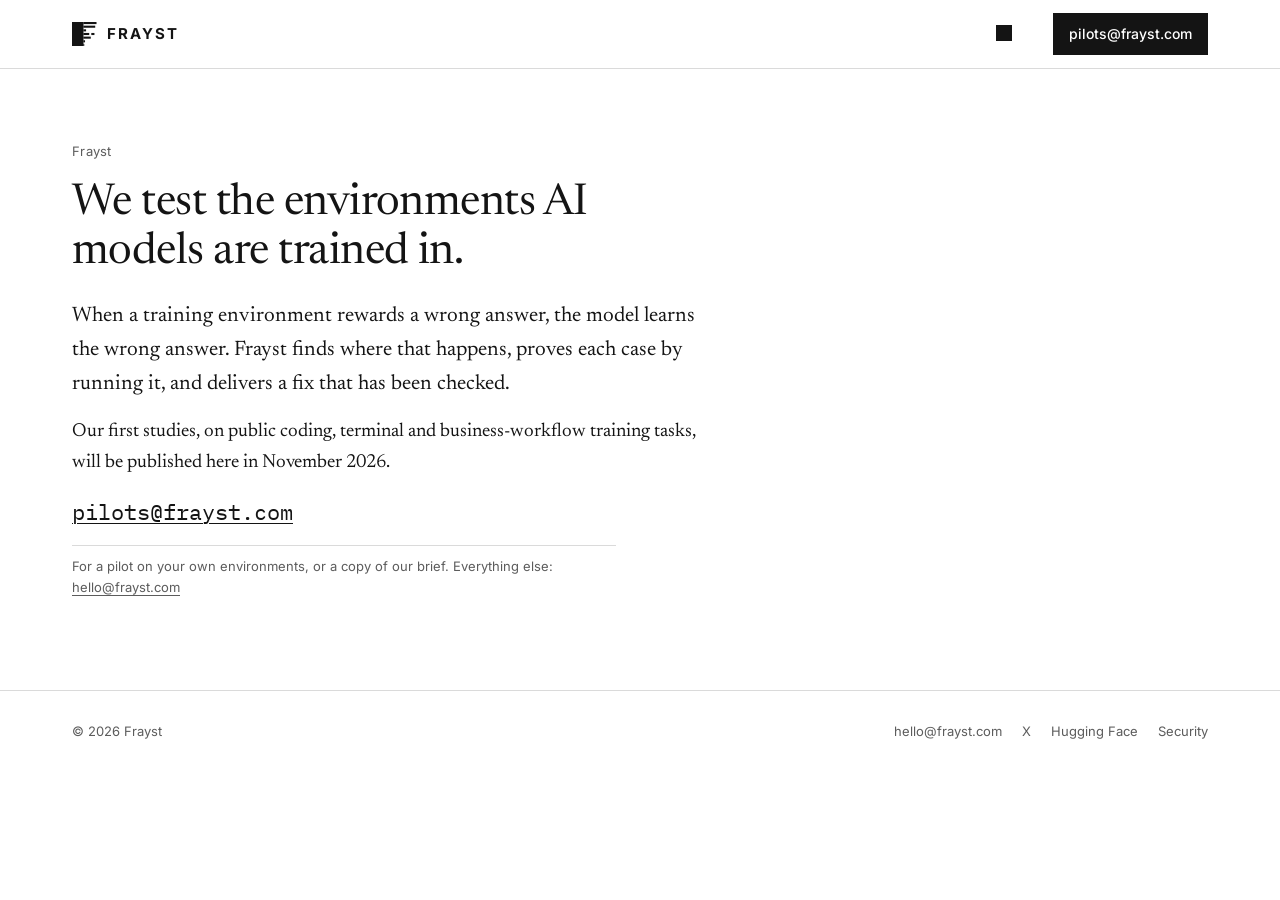
<file: index.html>
<!doctype html>
<html lang="en"><head>
<meta charset="utf-8"><meta name="viewport" content="width=device-width,initial-scale=1">
<title>Frayst: integrity testing for RL training environments</title>
<meta name="description" content="Frayst finds where AI training environments reward wrong answers, proves each case by running it, and fixes it.">
<meta property="og:title" content="Frayst: integrity testing for RL training environments"><meta property="og:description" content="Frayst finds where AI training environments reward wrong answers, proves each case by running it, and fixes it.">
<meta property="og:type" content="website"><meta property="og:site_name" content="Frayst"><meta property="og:url" content="https://frayst.com/">
<meta property="og:image" content="https://frayst.com/og.png"><meta property="og:image:width" content="1200"><meta property="og:image:height" content="630"><meta property="og:image:alt" content="Frayst: integrity testing for RL training environments">
<meta name="twitter:card" content="summary_large_image"><meta name="twitter:site" content="@fraystlabs"><meta name="twitter:image" content="https://frayst.com/og.png">
<link rel="icon" href="/favicon.ico" sizes="any"><link rel="icon" href="/favicon.svg" type="image/svg+xml"><link rel="apple-touch-icon" href="/apple-touch-icon.png">
<link rel="preconnect" href="https://fonts.googleapis.com"><link rel="preconnect" href="https://fonts.gstatic.com" crossorigin>
<link href="https://fonts.googleapis.com/css2?family=Inter:wght@400;500;700&family=IBM+Plex+Mono:wght@400;500&family=Newsreader:ital,opsz,wght@0,6..72,400;0,6..72,500;1,6..72,400&display=swap" rel="stylesheet">
<link rel="stylesheet" href="/static/site.css">
<script src="/static/site.js"></script>
</head><body>
<a class="skip" href="#content">Skip to content</a>

<header class="site"><div class="wrap bar">
  <a class="brand" href="/" aria-label="Frayst, home"><svg viewBox="16 14 94 92" aria-hidden="true"><rect x="16" y="14" width="44" height="92"/><rect x="59.5" y="14" width="50.5" height="8"/><rect x="59.5" y="28" width="45.5" height="8"/><rect x="59.5" y="42" width="10.5" height="8"/><rect x="59.5" y="56" width="22.5" height="8"/><rect x="59.5" y="70" width="28.5" height="8"/><rect x="59.5" y="84" width="6.5" height="8"/><rect x="59.5" y="98" width="3.5" height="8"/><rect x="90" y="56" width="12" height="8"/></svg><span>FRAYST</span></a>
  
  <div class="actions"><button class="theme switch" type="button" role="switch" aria-checked="false" aria-label="Dark mode"><span class="knob"></span></button><a class="cta" href="mailto:pilots@frayst.com">pilots@frayst.com</a></div>
</div></header>
<main id="content">

<section><div class="wrap grid12">
  <div class="main">
    <p class="kicker">Frayst</p>
    <h1>We test the environments AI models are trained in.</h1>
    <p class="lede">When a training environment rewards a wrong answer, the model learns the wrong answer. Frayst finds where that happens, proves each case by running it, and delivers a fix that has been checked.</p>
    <p>Our first studies, on public coding, terminal and business-workflow training tasks, will be published here in November 2026.</p>
    <p class="contact"><a href="mailto:pilots@frayst.com">pilots@frayst.com</a></p>
    <p class="note">For a pilot on your own environments, or a copy of our brief. Everything else: <a href="mailto:hello@frayst.com">hello@frayst.com</a></p>
  </div>
</div></section>
</main>
<footer class="site"><div class="wrap bar">
  <span>© 2026 Frayst</span>
  <nav aria-label="Footer"><a href="mailto:hello@frayst.com">hello@frayst.com</a><a href="https://x.com/fraystlabs">X</a><a href="https://huggingface.co/frayst">Hugging Face</a><a href="/.well-known/security.txt">Security</a></nav>
</div></footer>
</body></html>
</file>
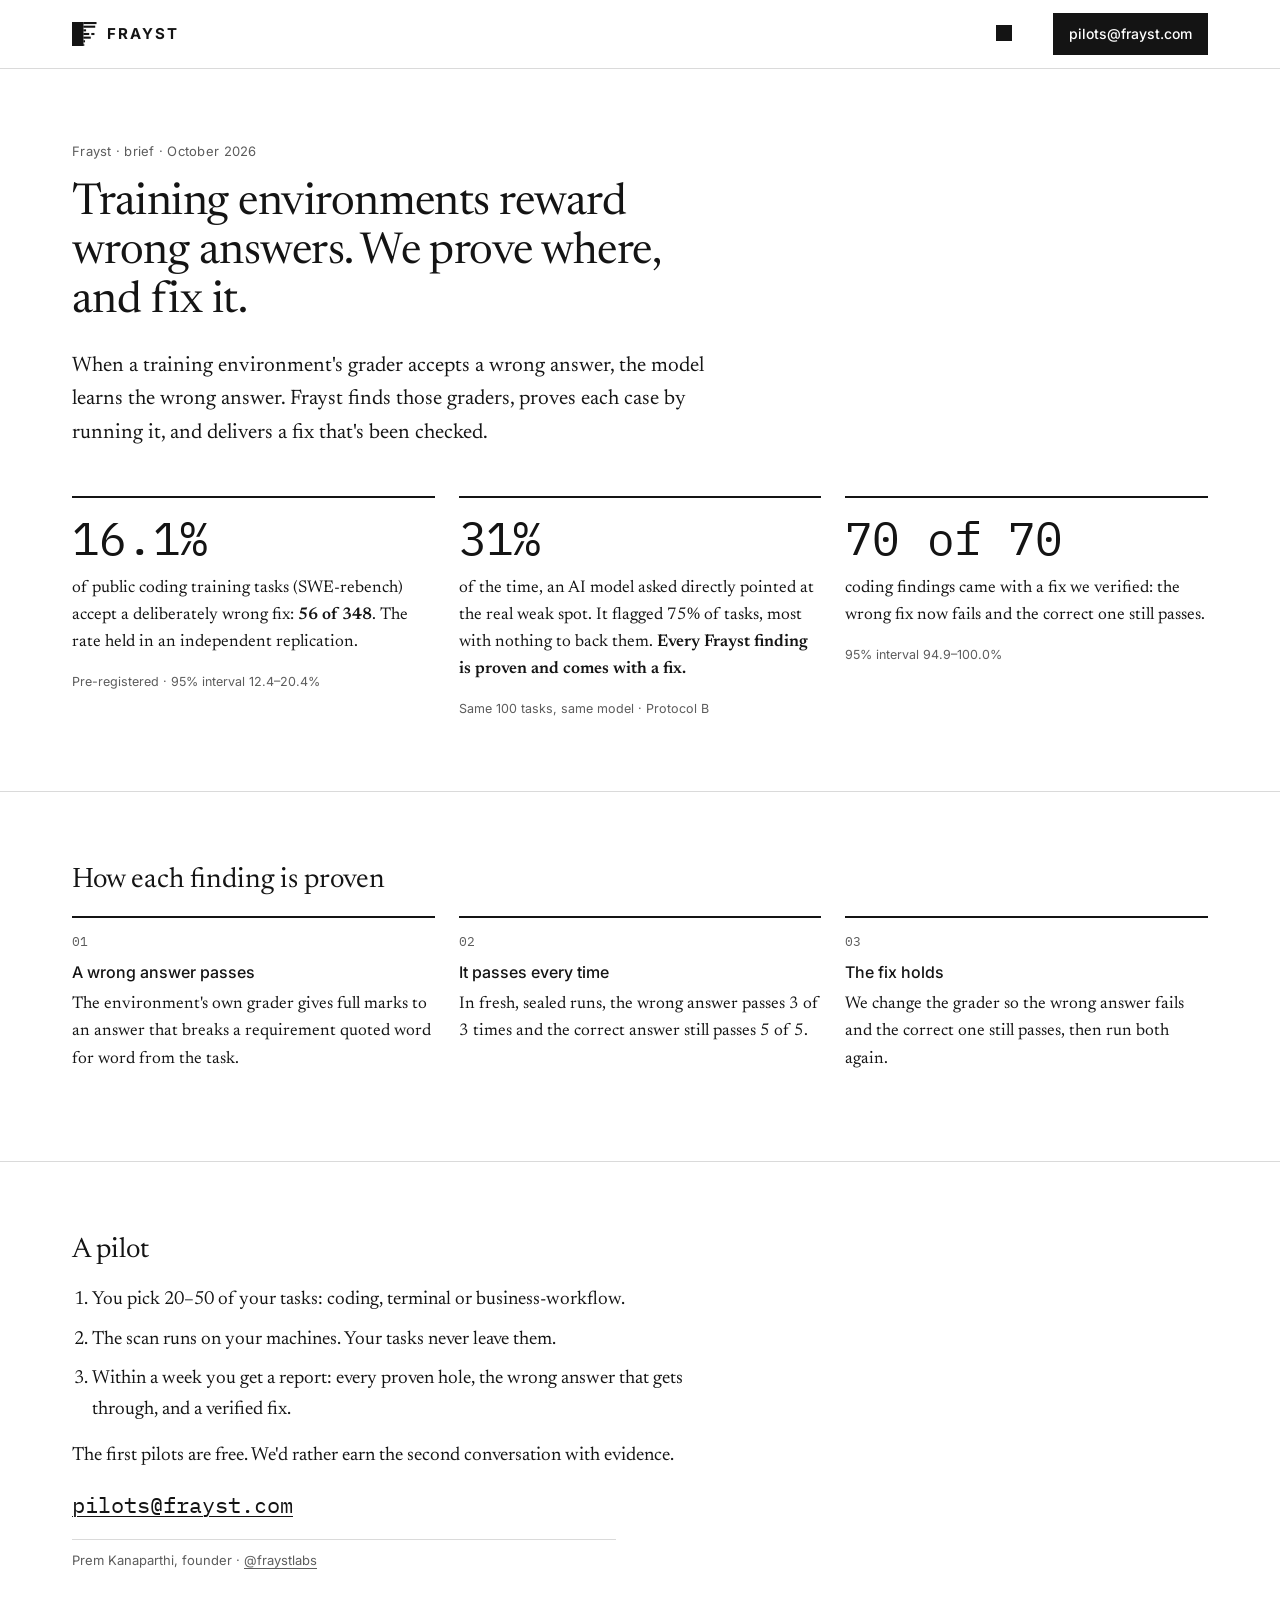
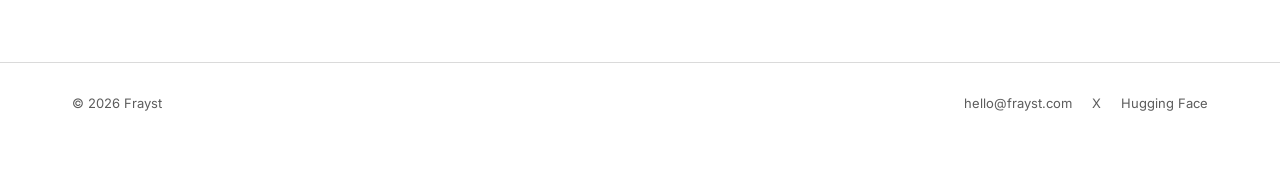
<file: brief/index.html>
<!doctype html>
<html lang="en"><head>
<meta charset="utf-8"><meta name="robots" content="noindex, nofollow"><meta name="viewport" content="width=device-width,initial-scale=1">
<title>Frayst: brief</title>
<meta name="description" content="Frayst finds where AI training environments reward wrong answers, proves each case by running it, and fixes it.">
<meta property="og:title" content="Frayst: brief"><meta property="og:description" content="Frayst finds where AI training environments reward wrong answers, proves each case by running it, and fixes it.">
<meta property="og:type" content="website"><meta property="og:site_name" content="Frayst"><meta property="og:url" content="https://frayst.com/brief/">
<meta property="og:image" content="https://frayst.com/og.png"><meta property="og:image:width" content="1200"><meta property="og:image:height" content="630"><meta property="og:image:alt" content="Frayst: integrity testing for RL training environments">
<meta name="twitter:card" content="summary_large_image"><meta name="twitter:site" content="@fraystlabs"><meta name="twitter:image" content="https://frayst.com/og.png">
<link rel="icon" href="/favicon.ico" sizes="any"><link rel="icon" href="/favicon.svg" type="image/svg+xml"><link rel="apple-touch-icon" href="/apple-touch-icon.png">
<link rel="preconnect" href="https://fonts.googleapis.com"><link rel="preconnect" href="https://fonts.gstatic.com" crossorigin>
<link href="https://fonts.googleapis.com/css2?family=Inter:wght@400;500;700&family=IBM+Plex+Mono:wght@400;500&family=Newsreader:ital,opsz,wght@0,6..72,400;0,6..72,500;1,6..72,400&display=swap" rel="stylesheet">
<link rel="stylesheet" href="/static/site.css">
<script src="/static/site.js"></script>
</head><body>
<a class="skip" href="#content">Skip to content</a>

<header class="site"><div class="wrap bar">
  <a class="brand" href="/" aria-label="Frayst, home"><svg viewBox="16 14 94 92" aria-hidden="true"><rect x="16" y="14" width="44" height="92"/><rect x="59.5" y="14" width="50.5" height="8"/><rect x="59.5" y="28" width="45.5" height="8"/><rect x="59.5" y="42" width="10.5" height="8"/><rect x="59.5" y="56" width="22.5" height="8"/><rect x="59.5" y="70" width="28.5" height="8"/><rect x="59.5" y="84" width="6.5" height="8"/><rect x="59.5" y="98" width="3.5" height="8"/><rect x="90" y="56" width="12" height="8"/></svg><span>FRAYST</span></a>
  
  <div class="actions"><button class="theme switch" type="button" role="switch" aria-checked="false" aria-label="Dark mode"><span class="knob"></span></button><a class="cta" href="mailto:pilots@frayst.com">pilots@frayst.com</a></div>
</div></header>
<main id="content">

<section><div class="wrap grid12">
  <div class="main">
    <p class="kicker">Frayst · brief · October 2026</p>
    <h1>Training environments reward wrong answers. We prove where, and fix it.</h1>
    <p class="lede">When a training environment's grader accepts a wrong answer, the model learns the wrong answer. Frayst finds those graders, proves each case by running it, and delivers a fix that's been checked.</p>
  </div>
  <div class="full results"><div><p class="big">16.1%</p><p>of public coding training tasks (SWE-rebench) accept a deliberately wrong fix: <b>56 of 348</b>. The rate held in an independent replication.</p><p class="src">Pre-registered · 95% interval 12.4–20.4%</p></div><div><p class="big">31%</p><p>of the time, an AI model asked directly pointed at the real weak spot. It flagged 75% of tasks, most with nothing to back them. <b>Every Frayst finding is proven and comes with a fix.</b></p><p class="src">Same 100 tasks, same model · Protocol B</p></div><div><p class="big">70 of 70</p><p>coding findings came with a fix we verified: the wrong fix now fails and the correct one still passes.</p><p class="src">95% interval 94.9–100.0%</p></div></div>
</div></section>

<section><div class="wrap grid12">
  <div class="main"><h2>How each finding is proven</h2></div>
  <div class="full steps">
    <div><h3>A wrong answer passes</h3><p>The environment's own grader gives full marks to an answer that breaks a requirement quoted word for word from the task.</p></div>
    <div><h3>It passes every time</h3><p>In fresh, sealed runs, the wrong answer passes 3 of 3 times and the correct answer still passes 5 of 5.</p></div>
    <div><h3>The fix holds</h3><p>We change the grader so the wrong answer fails and the correct one still passes, then run both again.</p></div>
  </div>
</div></section>

<section><div class="wrap grid12">
  <div class="main">
    <h2>A pilot</h2>
    <ol class="plain">
      <li>You pick 20–50 of your tasks: coding, terminal or business-workflow.</li>
      <li>The scan runs on your machines. Your tasks never leave them.</li>
      <li>Within a week you get a report: every proven hole, the wrong answer that gets through, and a verified fix.</li>
    </ol>
    <p>The first pilots are free. We'd rather earn the second conversation with evidence.</p>
    <p class="contact"><a href="mailto:pilots@frayst.com">pilots@frayst.com</a></p>
    <p class="note">Prem Kanaparthi, founder · <a href="https://x.com/fraystlabs">@fraystlabs</a></p>
  </div>
</div></section>
</main>
<footer class="site"><div class="wrap bar">
  <span>© 2026 Frayst</span>
  <nav aria-label="Footer"><a href="mailto:hello@frayst.com">hello@frayst.com</a><a href="https://x.com/fraystlabs">X</a><a href="https://huggingface.co/frayst">Hugging Face</a></nav>
</div></footer>
</body></html>
</file>
<file: static/site.css>
/* frayst.com: one stylesheet. Black on white, rules instead of boxes, three type families with one job each. */
:root {
  --ink: #141414; --paper: #ffffff; --muted: #5c5c5c; --rule: #dadada; --grey: #b8b8b8; --soft: #f4f4f4;
  --serif: Newsreader, Georgia, "Times New Roman", serif;
  --sans: Inter, "Helvetica Neue", Arial, sans-serif;
  --mono: "IBM Plex Mono", Consolas, "Courier New", monospace;
  color-scheme: light;
}
:root[data-theme="dark"] { --ink: #ececec; --paper: #121212; --muted: #a3a3a3; --rule: #333333; --grey: #5a5a5a; --soft: #1b1b1b; color-scheme: dark; }
@media (prefers-color-scheme: dark) {
  :root:not([data-theme="light"]) { --ink: #ececec; --paper: #121212; --muted: #a3a3a3; --rule: #333333; --grey: #5a5a5a; --soft: #1b1b1b; color-scheme: dark; }
}

* { box-sizing: border-box; }
html { -webkit-text-size-adjust: 100%; }
body { margin: 0; background: var(--paper); color: var(--ink); font-family: var(--serif); font-size: 19px; line-height: 1.6;
  font-optical-sizing: auto; text-rendering: optimizeLegibility; }
a { color: inherit; text-underline-offset: 3px; text-decoration-thickness: 1px; }
a:hover { text-decoration-thickness: 2px; }
:focus-visible { outline: 2px solid var(--ink); outline-offset: 3px; }
.sr { position: absolute; width: 1px; height: 1px; overflow: hidden; clip: rect(0 0 0 0); white-space: nowrap; }
.skip { position: absolute; left: -9999px; } .skip:focus { left: 16px; top: 12px; background: var(--paper); padding: 6px 10px; z-index: 9; font-family: var(--sans); font-size: 14px; }

.wrap { max-width: 1200px; margin: 0 auto; padding: 0 32px; }
.grid12 { display: grid; grid-template-columns: repeat(12, minmax(0, 1fr)); column-gap: 24px; }
.main { grid-column: 1 / span 7; } .margin { grid-column: 9 / span 4; } .full { grid-column: 1 / -1; }

/* preview ribbon (never in the public build) */
.preview { font-family: var(--mono); font-size: 12px; color: var(--muted); border-bottom: 1px dashed var(--grey); padding: 7px 32px; text-align: center; }

/* header */
header.site { border-bottom: 1px solid var(--rule); }
.bar { display: flex; align-items: center; justify-content: space-between; min-height: 68px; gap: 24px; }
.brand { display: flex; align-items: center; gap: 10px; text-decoration: none; }
.brand svg { display: block; height: 24px; width: auto; fill: currentColor; }
.brand span { font-family: var(--sans); font-weight: 700; letter-spacing: .14em; font-size: 15px; margin-right: -.14em; }
nav.primary { display: flex; gap: 26px; font-family: var(--sans); font-size: 14px; }
nav.primary a { text-decoration: none; color: var(--muted); }
nav.primary a:hover, nav.primary a[aria-current] { color: var(--ink); text-decoration: underline; text-underline-offset: 6px; }
.cta { font-family: var(--sans); font-size: 14px; font-weight: 500; background: var(--ink); color: var(--paper); padding: 10px 16px; text-decoration: none; white-space: nowrap; }
.cta:hover { text-decoration: underline; }

.actions { display: flex; align-items: center; gap: 16px; }
/* light/dark switch: square, like everything else */
button.switch { position: relative; width: 44px; height: 24px; padding: 0; border: 1px solid var(--ink); background: var(--paper); cursor: pointer; flex: none; }
button.switch .knob { position: absolute; top: 3px; left: 3px; width: 16px; height: 16px; background: var(--ink); transition: transform .15s ease; }
button.switch[aria-checked="true"] .knob { transform: translateX(20px); }
@media (prefers-reduced-motion: reduce) { button.switch .knob { transition: none; } }

/* sections and type */
section { padding: 72px 0; border-bottom: 1px solid var(--rule); }
section.pagehead { padding: 64px 0 44px; }
section:last-of-type { border-bottom: 0; }
.kicker { font-family: var(--sans); font-size: 13px; color: var(--muted); letter-spacing: .02em; margin: 0 0 18px; }
h1 { font-weight: 400; font-size: 44px; line-height: 1.12; letter-spacing: -.012em; margin: 0 0 22px; }
h2 { font-weight: 400; font-size: 28px; line-height: 1.2; margin: 0 0 18px; }
h2 + p { margin-top: -4px; }
.main h2:not(:first-child) { margin-top: 56px; }
h3 { font-family: var(--sans); font-size: 16px; font-weight: 500; line-height: 1.4; margin: 0 0 8px; }
p { margin: 0 0 16px; max-width: 68ch; }
.lede { font-size: 21px; }
b, strong { font-weight: 600; }
.mono { font-family: var(--mono); font-size: .86em; }
ul.plain, ol.plain { padding-left: 20px; margin: 0 0 16px; } ul.plain li, ol.plain li { margin-bottom: 9px; max-width: 66ch; }

/* margin notes */
.note { font-family: var(--sans); font-size: 13px; line-height: 1.6; color: var(--muted); border-top: 1px solid var(--rule); padding-top: 10px; margin-bottom: 20px; }
.note b { color: var(--ink); font-weight: 500; }
.note .mono { font-size: 12.5px; word-break: break-all; }

/* items we are waiting for, in the private preview */
.coming { font-family: var(--mono); font-size: 12.5px; color: var(--muted); border: 1px dashed var(--grey); padding: 1px 6px; white-space: nowrap; }
.gate { font-family: var(--mono); font-size: 11px; color: var(--muted); letter-spacing: .04em; text-transform: uppercase; display: block; margin-bottom: 4px; }

/* task grid */
.tasks { display: grid; grid-template-columns: repeat(30, 1fr); gap: 4px; margin: 34px 0 14px; }
.tasks i { aspect-ratio: 1; display: block; border: 1px solid var(--ink); cursor: default; animation: fill .35s ease-out both; }
.tasks i.h { background: var(--ink); }
.tasks i.b { background: var(--grey); border-color: var(--grey); }
.tasks i:hover, .tasks i:focus { outline: 2px solid var(--ink); outline-offset: 1px; }
@keyframes fill { from { opacity: 0; } to { opacity: 1; } }
@media (prefers-reduced-motion: reduce) { .tasks i { animation: none; } }
.legend { display: flex; flex-wrap: wrap; gap: 8px 22px; font-family: var(--sans); font-size: 13px; color: var(--muted); }
.legend i { display: inline-block; width: 11px; height: 11px; border: 1px solid var(--ink); margin-right: 7px; vertical-align: -1px; }
.legend i.h { background: var(--ink); } .legend i.b { background: var(--grey); border-color: var(--grey); }
.readout { font-family: var(--mono); font-size: 13px; min-height: 1.6em; margin-top: 10px; color: var(--ink); }

/* finding record */
.record { font-family: var(--mono); font-size: 14px; line-height: 1.75; border-top: 2px solid var(--ink); border-bottom: 1px solid var(--ink); padding: 12px 0 14px; margin: 8px 0 22px; }
.record .head { display: flex; justify-content: space-between; gap: 12px; font-weight: 500; border-bottom: 1px solid var(--rule); padding-bottom: 8px; margin-bottom: 8px; }
.record dl { display: grid; grid-template-columns: 170px 1fr; margin: 0; }
.record dt { color: var(--muted); } .record dd { margin: 0; }

/* tables */
table { width: 100%; border-collapse: collapse; font-family: var(--sans); font-size: 15px; }
th { text-align: left; font-weight: 500; font-size: 12px; letter-spacing: .04em; text-transform: uppercase; color: var(--muted); border-bottom: 1px solid var(--ink); padding: 0 14px 10px 0; vertical-align: bottom; }
td { border-bottom: 1px solid var(--rule); padding: 14px 14px 14px 0; vertical-align: top; }
td.num { font-family: var(--mono); font-size: 14px; font-variant-numeric: tabular-nums; white-space: nowrap; }
td small { display: block; color: var(--muted); font-size: 12.5px; margin-top: 2px; font-family: var(--sans); }
td.num small { font-family: var(--mono); }
tr.us td:first-child { box-shadow: inset 3px 0 0 var(--ink); padding-left: 12px; }
tr.us td { font-weight: 500; }

/* interval chart */
.ci { position: relative; height: 26px; margin: 8px 0 2px; border-left: 1px solid var(--ink); border-right: 1px solid var(--ink); }
.ci .axis { position: absolute; left: 0; right: 0; top: 13px; border-top: 1px solid var(--rule); }
.ci .band { position: absolute; top: 9px; height: 9px; background: var(--grey); }
.ci .pt { position: absolute; top: 4px; width: 2px; height: 19px; background: var(--ink); }
.ticks { display: flex; justify-content: space-between; font-family: var(--mono); font-size: 11px; color: var(--muted); }
.figcap { font-family: var(--sans); font-size: 14px; font-weight: 500; margin: 26px 0 0; }

/* lists of studies and notes */
.entries { border-top: 2px solid var(--ink); }
.entry { display: grid; grid-template-columns: 150px minmax(0, 1fr) 230px; column-gap: 24px; padding: 22px 0; border-bottom: 1px solid var(--rule); }
.entry .date { font-family: var(--mono); font-size: 13px; color: var(--muted); padding-top: 5px; }
.entry h3 { font-family: var(--serif); font-weight: 400; font-size: 23px; line-height: 1.25; margin: 0 0 6px; }
.entry h3 a { text-decoration: none; } .entry h3 a:hover { text-decoration: underline; }
.entry p { font-size: 17px; margin: 0; }
.entry .meta { font-family: var(--sans); font-size: 13px; color: var(--muted); line-height: 1.6; }
.entry .meta b { display: block; font-family: var(--mono); font-weight: 500; font-size: 15px; color: var(--ink); }

/* blocks */
.steps, .rules { display: grid; grid-template-columns: repeat(3, minmax(0, 1fr)); column-gap: 24px; }
.steps { counter-reset: s; }
.steps > div { border-top: 2px solid var(--ink); padding-top: 14px; }
.steps > div::before { counter-increment: s; content: counter(s, decimal-leading-zero); font-family: var(--mono); font-size: 13px; color: var(--muted); display: block; margin-bottom: 8px; }
.rules > div { border-top: 1px solid var(--rule); padding-top: 14px; }
.steps p, .rules p, .two p { font-size: 17px; }
.two { display: grid; grid-template-columns: repeat(2, minmax(0, 1fr)); column-gap: 24px; }
.two > div { border-top: 1px solid var(--ink); padding-top: 14px; }
.toc { font-family: var(--sans); font-size: 13px; line-height: 2; position: sticky; top: 24px; }
.toc b { display: block; font-weight: 500; font-size: 12px; letter-spacing: .04em; text-transform: uppercase; }
.toc a { display: block; text-decoration: none; color: var(--muted); } .toc a:hover { color: var(--ink); text-decoration: underline; }
.btnrow { display: flex; flex-wrap: wrap; gap: 12px; margin: 8px 0 16px; }
.btn { font-family: var(--sans); font-size: 14px; border: 1px solid var(--ink); padding: 9px 14px; text-decoration: none; }
.btn[aria-disabled] { color: var(--muted); border-color: var(--grey); border-style: dashed; }
.contact { font-family: var(--mono); font-size: 22px; }
.quote { border-left: 2px solid var(--ink); padding-left: 16px; margin: 0 0 18px; max-width: 64ch; }

/* outreach brief: headline numbers */
.results { display: grid; grid-template-columns: repeat(3, minmax(0, 1fr)); column-gap: 24px; margin-top: 30px; }
.results > div { border-top: 2px solid var(--ink); padding-top: 16px; }
.results .big { font-family: var(--mono); font-size: 46px; line-height: 1.05; letter-spacing: -.02em; margin: 0 0 12px; }
.results p { font-size: 17px; }
.results .src { font-family: var(--sans); font-size: 12.5px; color: var(--muted); margin: 0; }

/* footer */
footer.site { border-top: 1px solid var(--rule); padding: 30px 0 56px; font-family: var(--sans); font-size: 13px; color: var(--muted); }
footer.site .bar { min-height: 0; flex-wrap: wrap; }
footer.site nav { display: flex; flex-wrap: wrap; gap: 8px 20px; }
footer.site a { text-decoration: none; } footer.site a:hover { text-decoration: underline; color: var(--ink); }
button.theme { font: inherit; color: inherit; background: none; border: 0; padding: 0; cursor: pointer; }
button.theme:hover { text-decoration: underline; color: var(--ink); }

@media (max-width: 860px) {
  body { font-size: 17px; } .wrap { padding: 0 18px; } .preview { padding: 7px 18px; }
  .grid12 { display: block; }
  nav.primary { display: none; }
  .cta { padding: 8px 11px; font-size: 13px; }
  h1 { font-size: 32px; } h2 { font-size: 23px; } .lede { font-size: 18.5px; }
  section { padding: 52px 0; } section.pagehead { padding: 44px 0 30px; }
  .tasks { grid-template-columns: repeat(20, 1fr); gap: 3px; }
  .steps, .two, .rules, .results { grid-template-columns: 1fr; row-gap: 26px; }
  .results .big { font-size: 38px; }
  .record { font-size: 12.5px; } .record dl { grid-template-columns: 1fr; } .record dt { margin-top: 6px; }
  table { font-size: 14px; } td.num { white-space: normal; }
  table.wide { display: block; overflow-x: auto; } table.wide th, table.wide td { min-width: 108px; }
  .entry { grid-template-columns: 1fr; row-gap: 6px; }
  .toc { position: static; margin: 0 0 18px; }
  .hide-sm { display: none; }
  .contact { font-size: 19px; }
}
@media print {
  .preview, nav.primary, .cta, footer.site, .skip { display: none; }
  body { font-size: 15px; } h1 { font-size: 30px; } h2 { font-size: 21px; } .lede { font-size: 16.5px; }
  section { padding: 18px 0; } .results .big { font-size: 34px; } .steps p, .results p { font-size: 14.5px; }
  .results > div, .steps > div { break-inside: avoid; }
}
</file>
